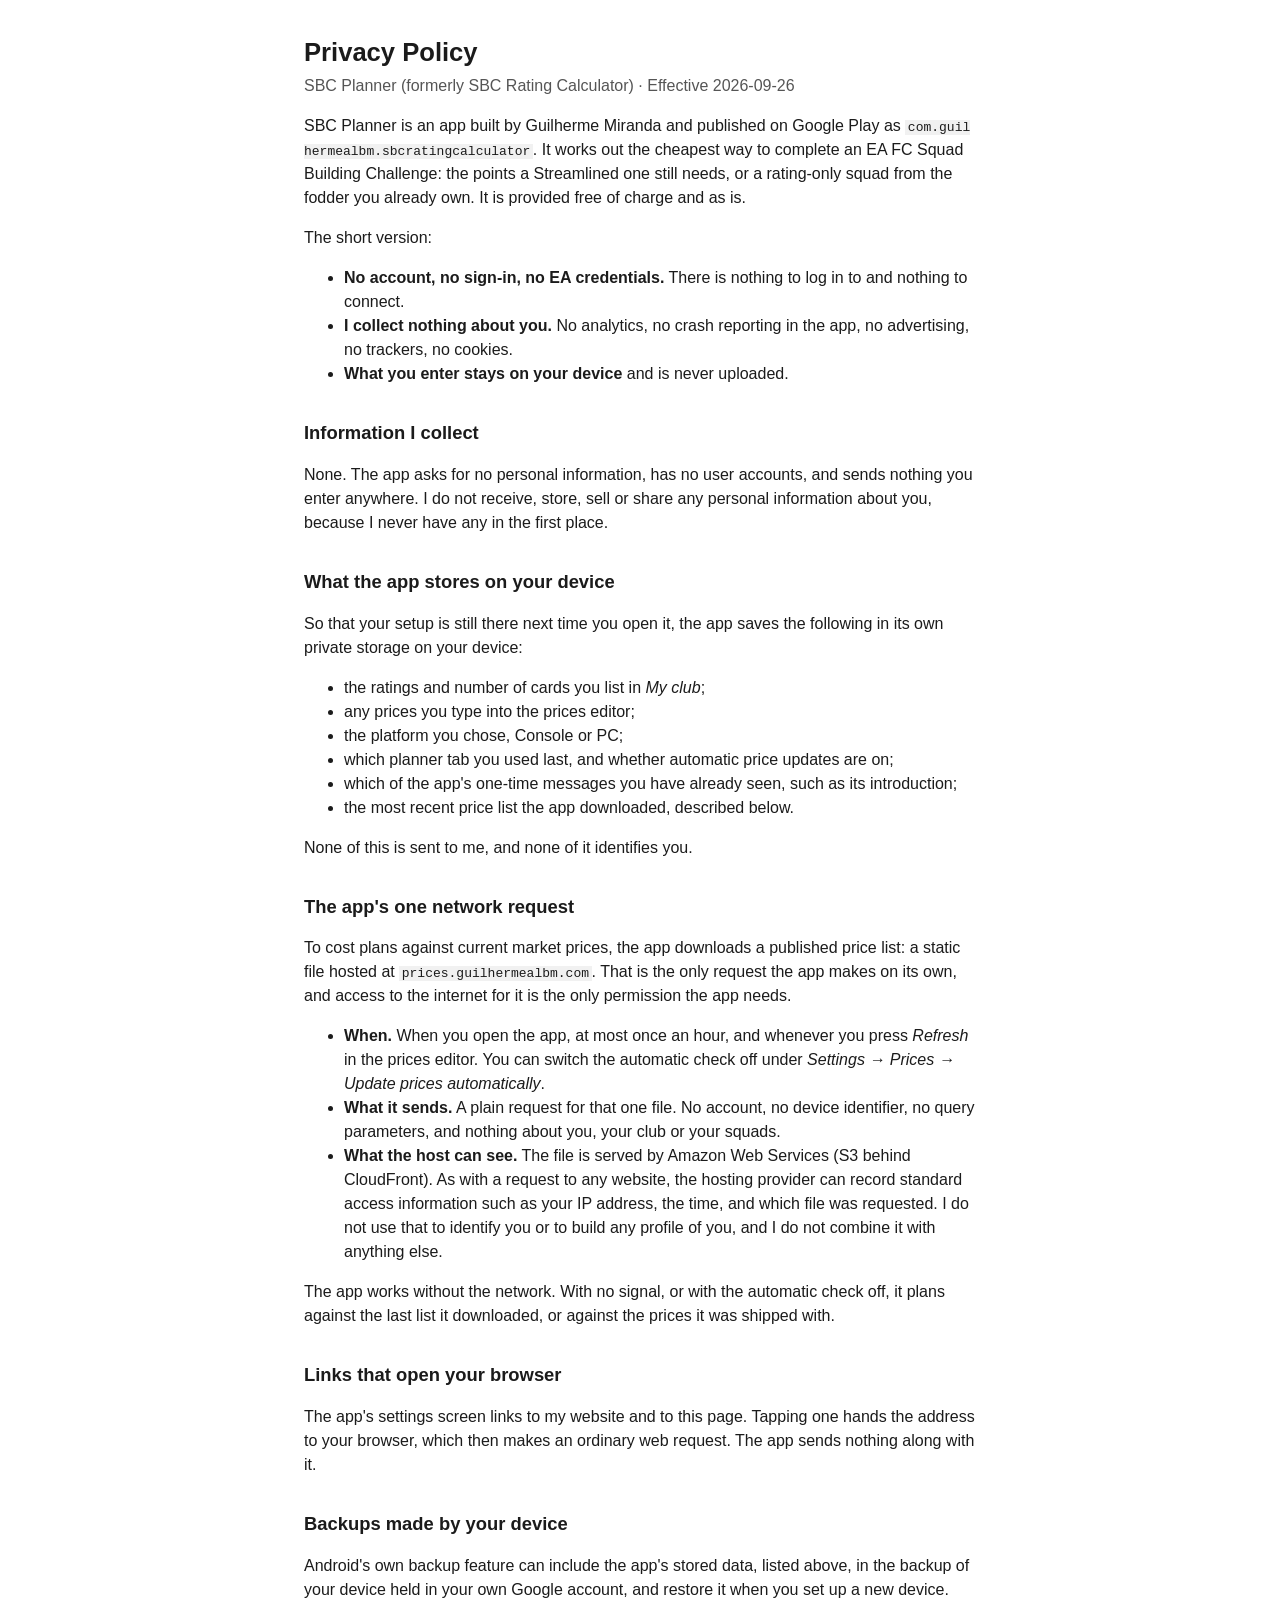
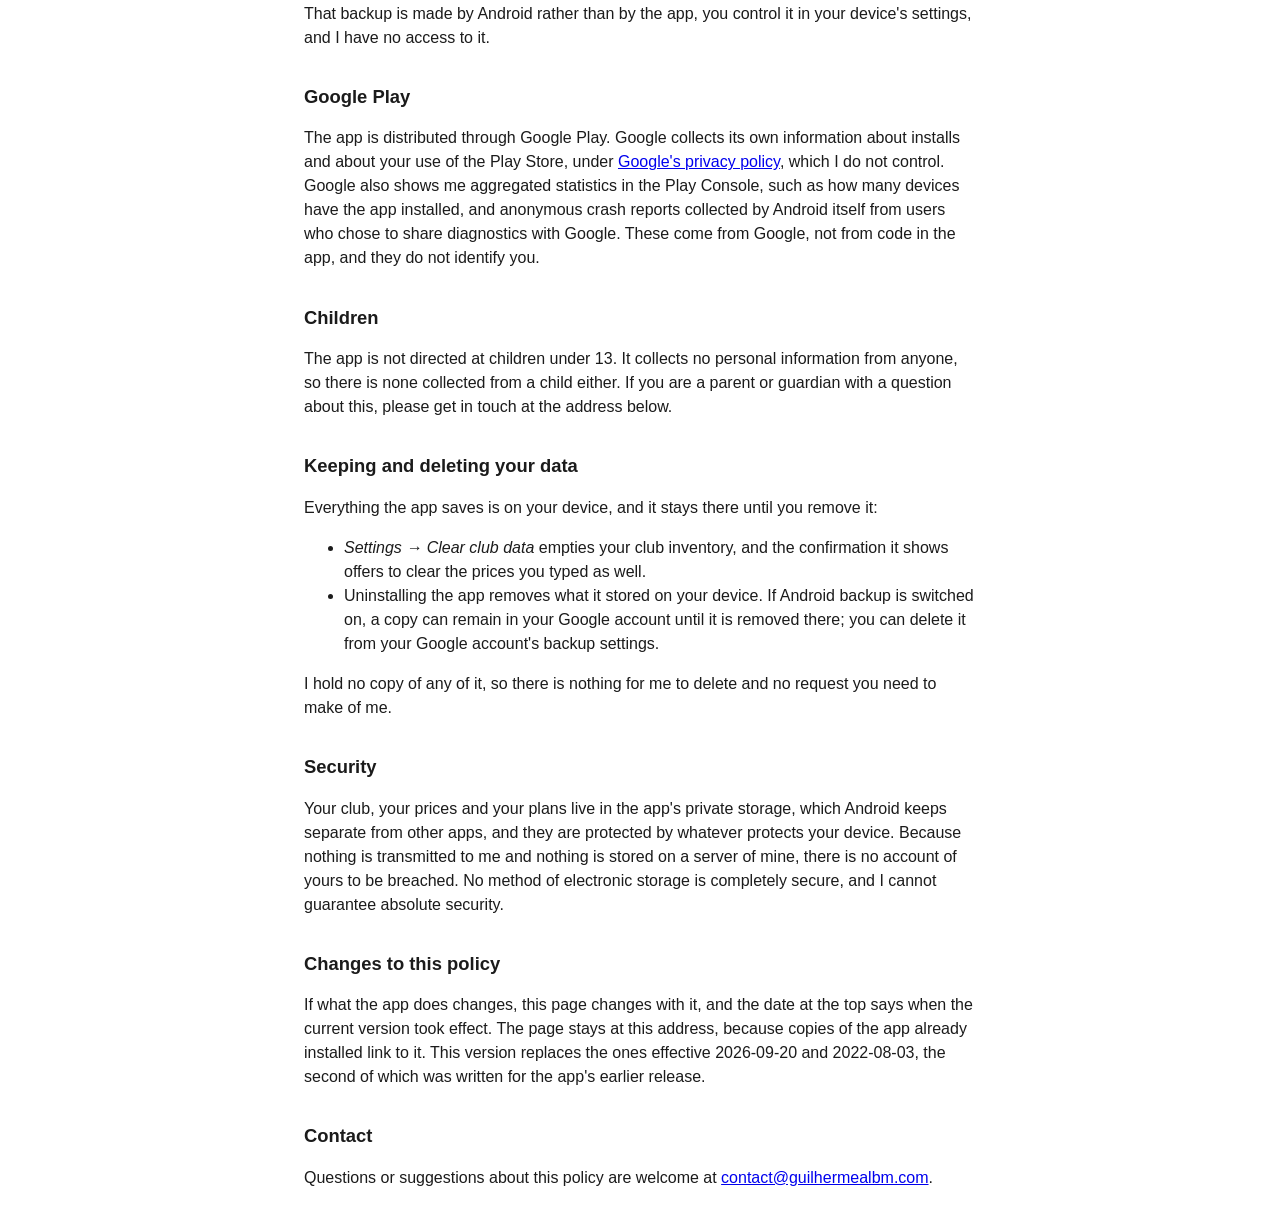
<file: static/sbcprivacypolicy/privacy.html>
<!DOCTYPE html>
<html lang="en">
  <head>
    <meta charset="utf-8">
    <meta name="viewport" content="width=device-width, initial-scale=1">
    <title>Privacy Policy — SBC Planner</title>
    <style>
      body {
        font-family: 'Helvetica Neue', Helvetica, Arial, sans-serif;
        padding: 1em;
        margin: 0 auto;
        max-width: 42em;
        line-height: 1.5;
        color: #1b1b1b;
      }
      h1 { font-size: 1.6em; margin-bottom: 0.1em; }
      h2 { font-size: 1.15em; margin-top: 1.8em; }
      .subtitle { color: #555; margin-top: 0; }
      code { background: #f1f1f1; padding: 0 0.2em; word-break: break-all; }
      @media (prefers-color-scheme: dark) {
        body { background: #121212; color: #e6e6e6; }
        .subtitle { color: #a9a9a9; }
        code { background: #262626; }
        a { color: #7fc8a0; }
      }
    </style>
  </head>
  <body>
    <h1>Privacy Policy</h1>
    <p class="subtitle">SBC Planner (formerly SBC Rating Calculator) &middot; Effective 2026-09-26</p>

    <p>
      SBC Planner is an app built by Guilherme Miranda and published on Google Play as
      <code>com.guilhermealbm.sbcratingcalculator</code>. It works out the cheapest way to complete an
      EA FC Squad Building Challenge: the points a Streamlined one still needs, or a rating-only squad from
      the fodder you already own. It is provided free of charge and as is.
    </p>

    <p>The short version:</p>
    <ul>
      <li><strong>No account, no sign-in, no EA credentials.</strong> There is nothing to log in to and nothing to connect.</li>
      <li><strong>I collect nothing about you.</strong> No analytics, no crash reporting in the app, no advertising, no trackers, no cookies.</li>
      <li><strong>What you enter stays on your device</strong> and is never uploaded.</li>
    </ul>

    <h2>Information I collect</h2>
    <p>
      None. The app asks for no personal information, has no user accounts, and sends nothing you enter
      anywhere. I do not receive, store, sell or share any personal information about you, because I never
      have any in the first place.
    </p>

    <h2>What the app stores on your device</h2>
    <p>
      So that your setup is still there next time you open it, the app saves the following in its own
      private storage on your device:
    </p>
    <ul>
      <li>the ratings and number of cards you list in <em>My club</em>;</li>
      <li>any prices you type into the prices editor;</li>
      <li>the platform you chose, Console or PC;</li>
      <li>which planner tab you used last, and whether automatic price updates are on;</li>
      <li>which of the app's one-time messages you have already seen, such as its introduction;</li>
      <li>the most recent price list the app downloaded, described below.</li>
    </ul>
    <p>None of this is sent to me, and none of it identifies you.</p>

    <h2>The app's one network request</h2>
    <p>
      To cost plans against current market prices, the app downloads a published price list: a static file
      hosted at <code>prices.guilhermealbm.com</code>. That is the only request the app
      makes on its own, and access to the internet for it is the only permission the app needs.
    </p>
    <ul>
      <li>
        <strong>When.</strong> When you open the app, at most once an hour, and whenever you press
        <em>Refresh</em> in the prices editor. You can switch the automatic check off under
        <em>Settings &rarr; Prices &rarr; Update prices automatically</em>.
      </li>
      <li>
        <strong>What it sends.</strong> A plain request for that one file. No account, no device
        identifier, no query parameters, and nothing about you, your club or your squads.
      </li>
      <li>
        <strong>What the host can see.</strong> The file is served by Amazon Web Services (S3 behind
        CloudFront). As with a request to any website, the hosting provider can record standard access
        information such as your IP address, the time, and which file was requested. I do not use that to
        identify you or to build any profile of you, and I do not combine it with anything else.
      </li>
    </ul>
    <p>
      The app works without the network. With no signal, or with the automatic check off, it plans against
      the last list it downloaded, or against the prices it was shipped with.
    </p>

    <h2>Links that open your browser</h2>
    <p>
      The app's settings screen links to my website and to this page. Tapping one hands the address to your
      browser, which then makes an ordinary web request. The app sends nothing along with it.
    </p>

    <h2>Backups made by your device</h2>
    <p>
      Android's own backup feature can include the app's stored data, listed above, in the backup of your
      device held in your own Google account, and restore it when you set up a new device. That backup is
      made by Android rather than by the app, you control it in your device's settings, and I have no
      access to it.
    </p>

    <h2>Google Play</h2>
    <p>
      The app is distributed through Google Play. Google collects its own information about installs and
      about your use of the Play Store, under
      <a href="https://policies.google.com/privacy" target="_blank" rel="noopener noreferrer">Google's privacy policy</a>,
      which I do not control. Google also shows me aggregated statistics in the Play Console, such as how
      many devices have the app installed, and anonymous crash reports collected by Android itself from
      users who chose to share diagnostics with Google. These come from Google, not from code in the app,
      and they do not identify you.
    </p>

    <h2>Children</h2>
    <p>
      The app is not directed at children under 13. It collects no personal information from anyone, so
      there is none collected from a child either. If you are a parent or guardian with a question about
      this, please get in touch at the address below.
    </p>

    <h2>Keeping and deleting your data</h2>
    <p>Everything the app saves is on your device, and it stays there until you remove it:</p>
    <ul>
      <li>
        <em>Settings &rarr; Clear club data</em> empties your club inventory, and the confirmation it shows
        offers to clear the prices you typed as well.
      </li>
      <li>
        Uninstalling the app removes what it stored on your device. If Android backup is switched on, a
        copy can remain in your Google account until it is removed there; you can delete it from your
        Google account's backup settings.
      </li>
    </ul>
    <p>
      I hold no copy of any of it, so there is nothing for me to delete and no request you need to make of
      me.
    </p>

    <h2>Security</h2>
    <p>
      Your club, your prices and your plans live in the app's private storage, which Android keeps separate
      from other apps, and they are protected by whatever protects your device. Because nothing is
      transmitted to me and nothing is stored on a server of mine, there is no account of yours to be
      breached. No method of electronic storage is completely secure, and I cannot guarantee absolute
      security.
    </p>

    <h2>Changes to this policy</h2>
    <p>
      If what the app does changes, this page changes with it, and the date at the top says when the
      current version took effect. The page stays at this address, because copies of the app already
      installed link to it. This version replaces the ones effective 2026-09-20 and 2022-08-03, the
      second of which was written for the app's earlier release.
    </p>

    <h2>Contact</h2>
    <p>
      Questions or suggestions about this policy are welcome at
      <a href="mailto:contact@guilhermealbm.com">contact@guilhermealbm.com</a>.
    </p>
  </body>
</html>
</file>
